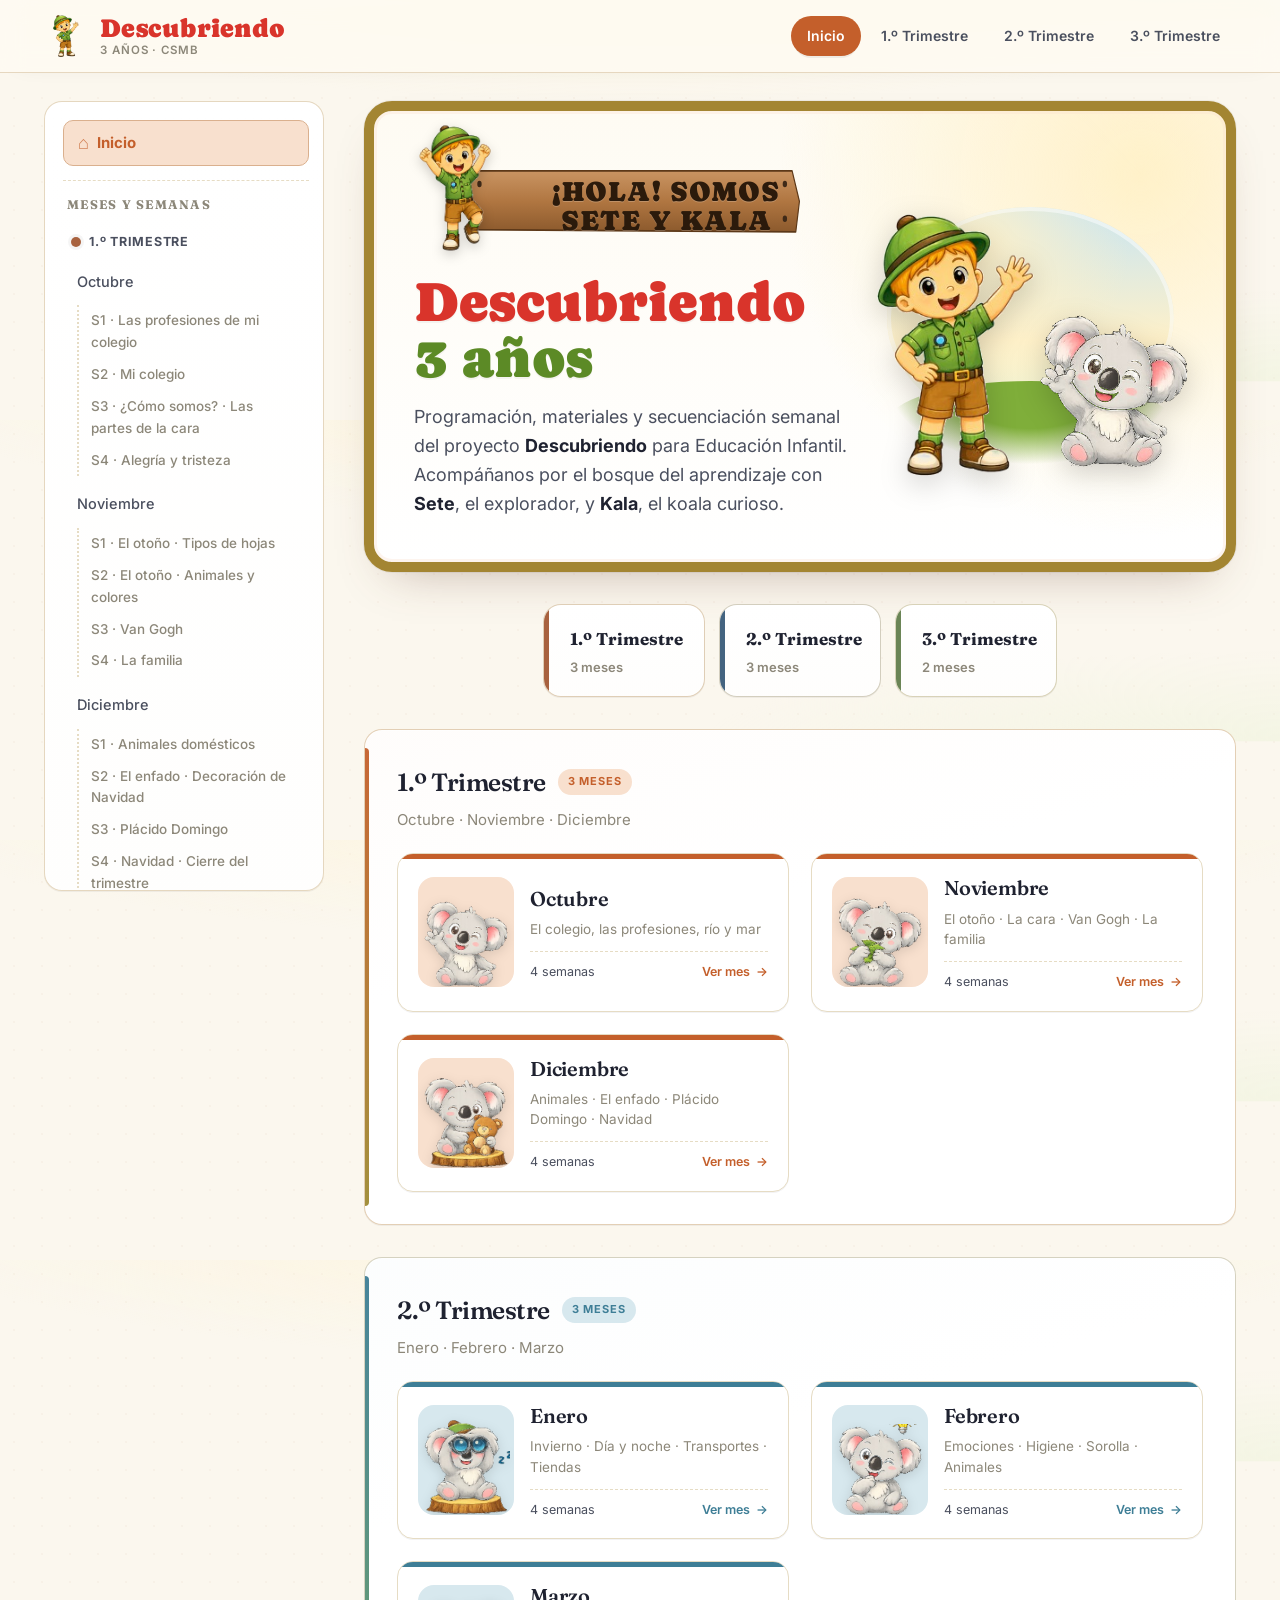
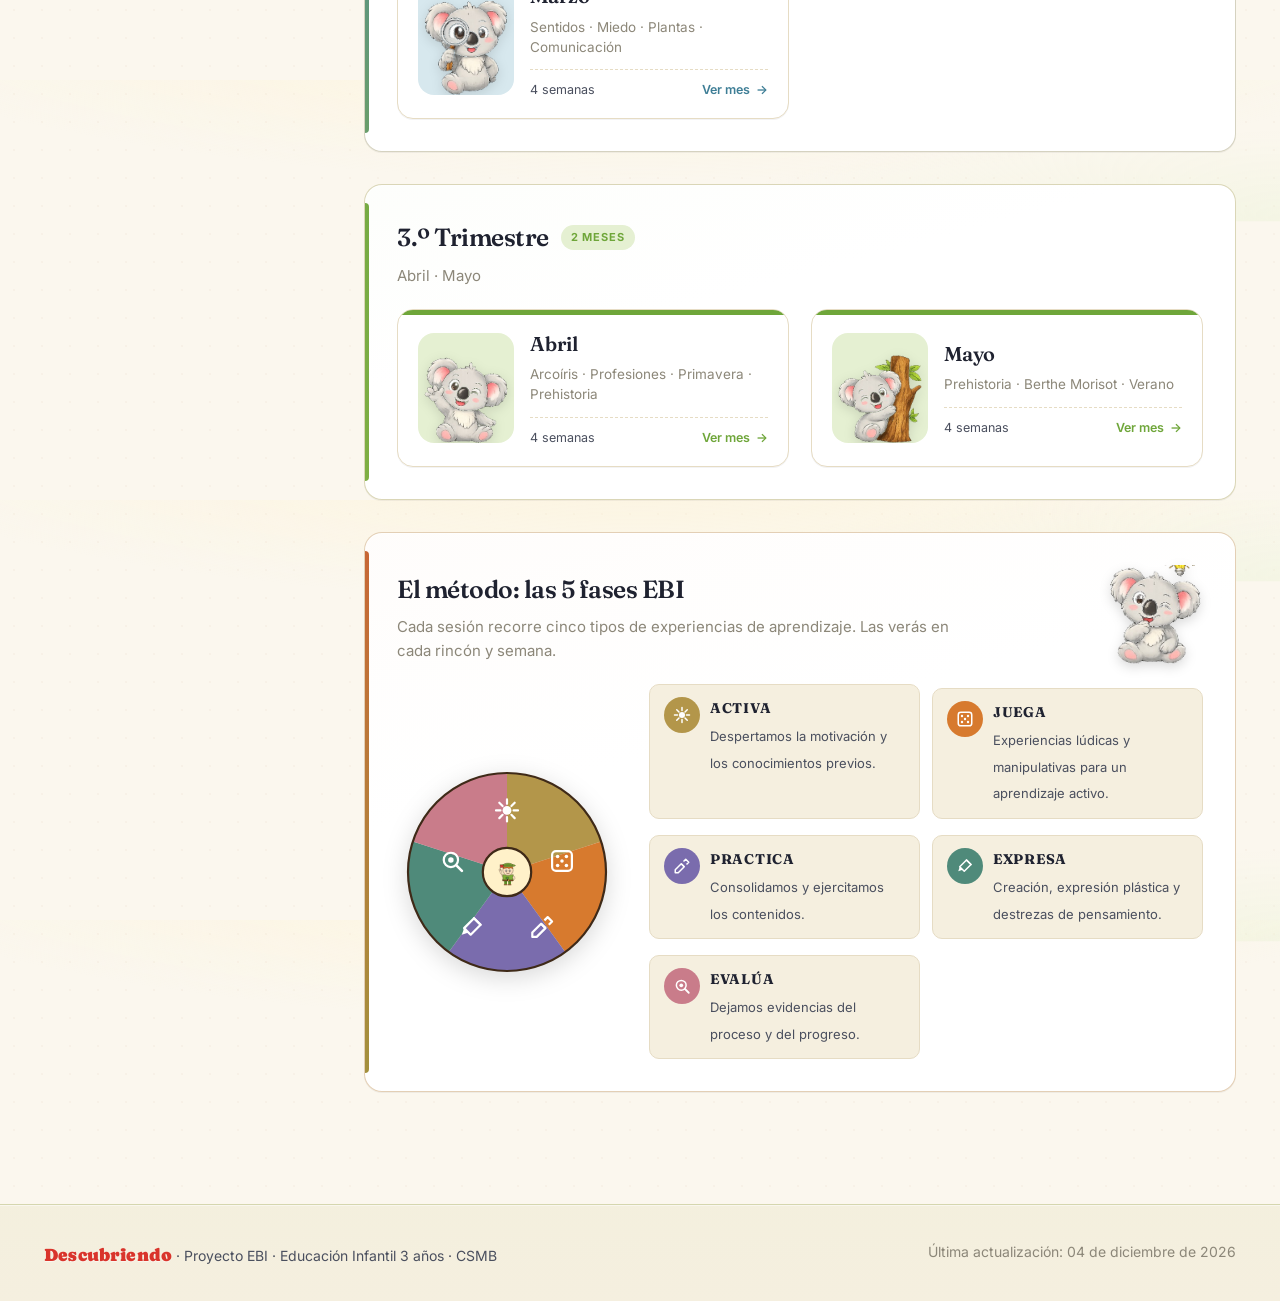
<file: index.html>
<!doctype html>
<html lang="es">
  <head>
    <meta charset="utf-8" />
    <meta name="viewport" content="width=device-width, initial-scale=1" />
    <title>Descubriendo · 3 años</title>
    <meta
      name="description"
      content="Programación, materiales y secuenciación semanal del proyecto Descubriendo para Educación Infantil 3 años  con Sete y Kala."
    />
    <meta name="theme-color" content="#7FAE3A" />
    <link
      rel="icon"
      href="data:image/svg+xml,%3Csvg xmlns='http://www.w3.org/2000/svg' viewBox='0 0 64 64'%3E%3Ccircle cx='32' cy='32' r='28' fill='%23F4C84A'/%3E%3Cpath d='M32 12c-12 4-20 14-20 24 0 8 6 14 20 16 14-2 20-8 20-16 0-10-8-20-20-24z' fill='%237FAE3A'/%3E%3Cpath d='M14 24h36' stroke='%23fff' stroke-width='3' stroke-linecap='round'/%3E%3Ctext y='52' x='44' font-size='22'%3E??%3C/text%3E%3C/svg%3E"
    />

    <link rel="preconnect" href="https://fonts.googleapis.com" crossorigin />
    <link rel="preconnect" href="https://fonts.gstatic.com" crossorigin />
    <link
      href="https://fonts.googleapis.com/css2?family=Caprasimo&family=Caveat:wght@500;600;700&family=Fraunces:opsz,wght@9..144,400;9..144,500;9..144,600;9..144,700&family=Inter:wght@400;500;600;700;800&display=swap"
      rel="stylesheet"
    />
    <link rel="stylesheet" href="assets/styles.css" />
  </head>
  <body>
    <a class="skip-link" href="#main">Saltar al contenido</a>

    <div class="sidebar-backdrop" aria-hidden="true"></div>

    <header class="site-header">
      <div class="wrap header-wrap">
        <a class="brand" href="#/" aria-label="Inicio">
          <span class="brand__mark" aria-hidden="true">
            <img src="assets/img/sete-saluda.png" alt="" loading="eager" />
          </span>
          <span class="brand__text">
            <span class="brand__title">Descubriendo</span>
            <span class="brand__subtitle">3 años · CSMB</span>
          </span>
        </a>

        <button
          type="button"
          class="course-drawer-toggle"
          aria-expanded="false"
          aria-controls="sidebar"
          title="Lista de meses y semanas"
        >
          <span class="course-drawer-toggle__icon" aria-hidden="true"></span>
          <span class="course-drawer-toggle__text">Curso</span>
        </button>

        <nav class="primary-nav" aria-label="Trimestres">
          <a href="#/" data-link="home">Inicio</a>
          <a href="#/trimestre/t1" data-link="t1">1.º Trimestre</a>
          <a href="#/trimestre/t2" data-link="t2">2.º Trimestre</a>
          <a href="#/trimestre/t3" data-link="t3">3.º Trimestre</a>
        </nav>

        <button class="menu-toggle" aria-label="Abrir menú" aria-expanded="false">
          <span></span><span></span><span></span>
        </button>
      </div>
    </header>

    <div class="layout">
      <aside class="sidebar" id="sidebar" aria-label="Meses y semanas">
        <!-- generado por app.js -->
      </aside>

      <main id="main" class="main" tabindex="-1">
        <!-- generado por app.js -->
      </main>
    </div>

    <footer class="site-footer">
      <div class="wrap footer-wrap">
        <p>
          <span class="brand__title">Descubriendo</span>
          · Proyecto EBI · Educación Infantil 3 años · CSMB
        </p>
        <p class="muted">Última actualización: <span id="lastUpdated"></span></p>
      </div>
    </footer>

    <script src="assets/sprites.js"></script>
    <script src="data/data.js"></script>
    <script src="assets/app.js"></script>
  </body>
</html>
</file>
<file: assets/styles.css>
/* =====================================================================
 * Descubriendo · 3 años — Estilo "Sete & Kala" / cuaderno
 * ===================================================================== */

:root {
  --green:        #7FAE3A;
  --green-deep:   #5C8A26;
  --green-soft:   #E9F2D4;
  --green-tint:   #F4F8E7;

  --coral:        #D9342B;
  --coral-soft:   #FBE2DE;

  --sun:          #F4C84A;
  --sun-soft:     #FFF1C9;

  --wood:         #B07641;
  --wood-deep:    #7E4C24;
  --wood-soft:    #F1DDC1;

  --sky:          #C8E5F2;

  --bg:           #FBF7EE;
  --bg-elev:      #FFFFFF;
  --bg-soft:      #F5EFDF;
  --paper:        #FEFBF3;

  --ink:          #1F2230;
  --ink-soft:     #4A4F5E;
  --muted:        #8C8779;
  --line:         #E6DCC4;
  --line-strong:  #D2C39E;

  --t1:        #C45F2B;
  --t1-soft:   #F8E0CE;
  --t2:        #3E7E96;
  --t2-soft:   #D7E8EE;
  --t3:        #6FA63A;
  --t3-soft:   #E5F0D2;

  --accent: var(--t1);
  --accent-soft: var(--t1-soft);

  --radius: 16px;
  --radius-sm: 10px;
  --radius-lg: 24px;
  --shadow-sm: 0 1px 0 rgba(31, 34, 48, 0.05);
  --shadow:    0 1px 0 rgba(31, 34, 48, 0.04), 0 10px 30px -18px rgba(31, 34, 48, 0.22);
  --shadow-lg: 0 1px 0 rgba(31, 34, 48, 0.05), 0 24px 50px -22px rgba(31, 34, 48, 0.30);

  --font-display: "Caprasimo", "Fraunces", "Georgia", serif;
  --font-serif:   "Fraunces", "Iowan Old Style", "Georgia", serif;
  --font-sans:    "Inter", -apple-system, BlinkMacSystemFont, "Segoe UI", Roboto, "Helvetica Neue", Arial, sans-serif;
  --font-hand:    "Caveat", "Patrick Hand", "Bradley Hand", cursive;

  --maxw: 1240px;
  --header-h: 58px;

  /* Ritmo vertical y superficies (estructura) */
  --stack-gap: 1.35rem;
  --stack-gap-lg: 2rem;
  --surface-0: var(--bg);
  --surface-1: var(--paper);
  --surface-2: var(--bg-elev);
  --edge-notebook: color-mix(in srgb, var(--accent) 52%, var(--green) 48%);
  --edge-notebook-inner: color-mix(in srgb, var(--accent-soft) 35%, transparent);
}

[data-trimestre="t1"] { --accent: var(--t1); --accent-soft: var(--t1-soft); }
[data-trimestre="t2"] { --accent: var(--t2); --accent-soft: var(--t2-soft); }
[data-trimestre="t3"] { --accent: var(--t3); --accent-soft: var(--t3-soft); }

* { box-sizing: border-box; }
html, body { margin: 0; padding: 0; }
html { scroll-behavior: smooth; }

body {
  background-color: var(--surface-0);
  background-image:
    radial-gradient(ellipse 120% 80% at 50% -20%, color-mix(in srgb, var(--sun-soft) 55%, transparent), transparent 55%),
    radial-gradient(ellipse 90% 50% at 100% 100%, color-mix(in srgb, var(--green-soft) 40%, transparent), transparent 50%),
    radial-gradient(rgba(176, 118, 65, 0.045) 1px, transparent 1.35px);
  background-size: 100% 420px, 100% 360px, 28px 28px;
  background-position: 0 0, 0 100%, 0 0;
  color: var(--ink);
  font-family: var(--font-sans);
  font-size: 16.5px;
  line-height: 1.62;
  -webkit-font-smoothing: antialiased;
  -moz-osx-font-smoothing: grayscale;
}

a { color: inherit; text-decoration: none; }
a:hover { color: var(--accent); }

img, svg { max-width: 100%; display: block; }
ul, ol { padding-left: 1.2rem; }
li + li { margin-top: 0.25rem; }

.wrap { max-width: var(--maxw); margin: 0 auto; padding: 0 24px; }

.skip-link {
  position: absolute; left: -9999px; top: 0;
  background: var(--ink); color: #fff; padding: 8px 12px; z-index: 1000;
}
.skip-link:focus { left: 12px; top: 12px; }
.muted { color: var(--muted); }

/* Accesibilidad: foco visible coherente */
a:focus-visible,
button:focus-visible,
.tabs a:focus-visible,
.jump-nav__a:focus-visible,
.side-list a:focus-visible,
.side-sub a:focus-visible,
.side-home__link:focus-visible {
  outline: 3px solid color-mix(in srgb, var(--accent) 65%, var(--ink));
  outline-offset: 2px;
}

/* ===================== Header ===================== */
.site-header {
  position: sticky; top: 0; z-index: 130;
  background: color-mix(in srgb, var(--surface-1) 88%, transparent);
  backdrop-filter: saturate(160%) blur(12px);
  -webkit-backdrop-filter: saturate(160%) blur(12px);
  border-bottom: 1px solid color-mix(in srgb, var(--line) 85%, var(--accent) 6%);
  box-shadow: 0 6px 24px -18px rgba(31, 34, 48, 0.12);
}
.header-wrap {
  display: flex; align-items: center; gap: 24px;
  padding-top: 14px; padding-bottom: 14px;
}
.brand {
  display: inline-flex; align-items: center; gap: 12px;
  color: var(--ink);
}
.brand__mark {
  width: 44px; height: 44px;
  display: inline-flex; align-items: center; justify-content: center;
}
.brand__mark svg { width: 100%; height: 100%; }
.brand__text { display: inline-flex; flex-direction: column; line-height: 1; }
.brand__title {
  font-family: var(--font-display);
  font-weight: 400;
  font-size: 26px;
  color: var(--coral);
  letter-spacing: 0.01em;
  text-shadow: 0 1px 0 rgba(255,255,255,0.5);
}
.brand__subtitle {
  margin-top: 4px;
  font-size: 11.5px; color: var(--muted);
  letter-spacing: 0.08em; text-transform: uppercase;
  font-weight: 600;
}

.primary-nav { margin-left: auto; display: flex; gap: 4px; }
.primary-nav a {
  padding: 9px 16px; border-radius: 999px;
  font-size: 14px; font-weight: 600; color: var(--ink-soft);
  transition: background-color 0.15s ease, color 0.15s ease, transform 0.15s ease;
}
.primary-nav a:hover { background: var(--bg-soft); color: var(--ink); }
.primary-nav a.is-active {
  background: var(--accent); color: #fff;
  box-shadow: 0 4px 0 -2px rgba(0,0,0,0.06);
}

.menu-toggle {
  display: none; background: none; border: 0; cursor: pointer;
  width: 40px; height: 40px; padding: 8px;
}
.menu-toggle span { display: block; height: 2px; background: var(--ink); margin: 5px 0; border-radius: 2px; }

.course-drawer-toggle {
  display: none;
  align-items: center;
  gap: 10px;
  margin-right: 4px;
  padding: 10px 16px;
  border-radius: 999px;
  border: 1.5px solid var(--line-strong);
  background: var(--bg-elev);
  color: var(--ink-soft);
  font-family: var(--font-sans);
  font-size: 13px;
  font-weight: 700;
  cursor: pointer;
  box-shadow: var(--shadow-sm);
  transition: background 0.15s ease, border-color 0.15s ease, color 0.15s ease;
}
.course-drawer-toggle__icon {
  width: 18px;
  height: 12px;
  flex-shrink: 0;
  color: var(--accent);
  border-top: 2px solid currentColor;
  border-bottom: 2px solid currentColor;
  position: relative;
  box-sizing: border-box;
}
.course-drawer-toggle__icon::after {
  content: "";
  position: absolute;
  left: 0;
  right: 0;
  top: 50%;
  transform: translateY(-50%);
  height: 2px;
  background: currentColor;
  border-radius: 1px;
}
.course-drawer-toggle__text {
  letter-spacing: 0.02em;
}
.course-drawer-toggle:hover {
  background: var(--accent-soft);
  color: var(--ink);
  border-color: var(--accent);
}

.sidebar-backdrop {
  display: none;
}

/* ===================== Layout ===================== */
.layout {
  display: grid;
  grid-template-columns: 280px 1fr;
  max-width: var(--maxw);
  margin: 0 auto;
  padding: 28px 24px 64px;
  gap: 40px;
}

/* ===================== Sidebar ===================== */
.sidebar {
  position: sticky; top: 86px; align-self: start;
  max-height: calc(100vh - 110px); overflow-y: auto;
  padding: 18px 14px 18px 18px;
  background: linear-gradient(180deg, var(--surface-2), color-mix(in srgb, var(--surface-2) 94%, var(--bg-soft)));
  border: 1px solid color-mix(in srgb, var(--line) 90%, var(--accent) 5%);
  border-radius: calc(var(--radius) + 2px);
  box-shadow: var(--shadow-sm), inset 0 1px 0 rgba(255, 255, 255, 0.72);
}
.side-heading {
  font-family: var(--font-serif);
  font-size: 12.5px; font-weight: 700;
  text-transform: uppercase; letter-spacing: 0.1em;
  color: var(--muted); margin: 0 0 10px 4px;
}
.side-home {
  margin: 0 0 14px;
  padding-bottom: 14px;
  border-bottom: 1px dashed var(--line);
}
.side-home__link {
  display: flex;
  align-items: center;
  gap: 8px;
  padding: 10px 14px;
  border-radius: var(--radius-sm);
  font-size: 15px;
  font-weight: 700;
  color: var(--ink-soft);
  background: var(--bg-soft);
  border: 1px solid transparent;
  transition: background 0.15s ease, color 0.15s ease, border-color 0.15s ease;
}
.side-home__link::before {
  content: "⌂";
  font-size: 18px;
  line-height: 1;
  opacity: 0.75;
}
.side-home__link:hover {
  color: var(--ink);
  background: var(--bg-elev);
  border-color: var(--line);
}
.side-home__link.is-active {
  color: var(--accent);
  background: var(--accent-soft);
  border-color: color-mix(in srgb, var(--accent) 35%, var(--line));
}
.side-group { margin-bottom: 18px; }
.side-group--current {
  padding: 10px 8px 12px;
  margin-left: -6px;
  margin-right: -4px;
  border-radius: var(--radius-sm);
  background: color-mix(in srgb, var(--accent-soft) 55%, transparent);
  border: 1px solid color-mix(in srgb, var(--accent) 22%, var(--line));
}
.side-group--current .side-group__title {
  color: var(--ink);
}
.side-group__title {
  display: flex; align-items: center; gap: 8px;
  font-size: 12.5px; font-weight: 700; color: var(--ink-soft);
  padding: 6px 8px; border-radius: 6px;
  text-transform: uppercase; letter-spacing: 0.06em;
}
.side-group__title::before {
  content: ""; display: inline-block; width: 10px; height: 10px; border-radius: 50%;
  background: var(--mark, var(--accent));
  box-shadow: 0 0 0 3px rgba(0,0,0,0.04);
}
.side-list { list-style: none; padding: 0; margin: 4px 0 0; }
.side-list li + li { margin-top: 0; }
.side-list a {
  display: block; padding: 8px 14px; border-radius: 8px;
  font-size: 14.5px; color: var(--ink-soft); font-weight: 500;
}
.side-list a:hover { background: var(--bg-soft); color: var(--ink); }
.side-list a.is-active {
  background: var(--accent); color: #fff; font-weight: 600;
  box-shadow: 0 6px 14px -10px var(--accent);
}
.side-sub { list-style: none; padding: 0; margin: 4px 0 8px 14px; border-left: 2px dotted var(--line); }
.side-sub li + li { margin-top: 0; }
.side-sub a { padding: 5px 12px; font-size: 13.5px; color: var(--muted); display: block; border-radius: 6px; }
.side-sub a:hover { color: var(--ink); }
.side-sub a.is-active {
  color: var(--accent); font-weight: 700;
  background: var(--accent-soft);
  position: relative;
}
.side-sub a.is-active::before {
  content: ""; position: absolute; left: -2px; top: 6px; bottom: 6px;
  width: 3px; border-radius: 3px; background: var(--accent);
}

/* ===================== Main ===================== */
.main { min-width: 0; }
.main:focus { outline: none; }

/* Contenedor único del contenido: espaciado coherente entre bloques */
.page-stack {
  display: flex;
  flex-direction: column;
  gap: var(--stack-gap);
  min-height: min(70vh, 1200px);
}
.page-stack[data-route="home"] {
  gap: var(--stack-gap-lg);
}
.page-stack[data-route="404"] {
  min-height: auto;
}
.page-stack > .crumbs {
  margin-bottom: 0;
}
.page-stack > .notebook {
  margin-top: 0;
  margin-bottom: 0;
}
.page-stack > .section {
  margin-bottom: 0;
}
.page-stack > .hero {
  margin-bottom: 0;
}
.page-stack > .jump-nav {
  margin-top: 0;
  margin-bottom: 0;
}
.page-stack > .home-trims {
  margin-top: 0;
  margin-bottom: 0;
}

/* Textos: ancho de lectura cómodo */
.main .section > p,
.main .section .section__sub,
.main .phase p,
.main .bullets,
.main .page-lead {
  max-width: 65ch;
}
.main .prog-cols {
  max-width: none;
}

.crumbs {
  font-size: 13px; color: var(--muted);
  margin-bottom: 0;
  display: flex;
  gap: 6px;
  flex-wrap: wrap;
  align-items: center;
}
.crumbs a {
  padding: 4px 10px;
  border-radius: 999px;
  background: var(--bg-elev);
  border: 1px solid var(--line);
  font-weight: 600;
  color: var(--ink-soft);
  transition: background 0.15s ease, border-color 0.15s ease, color 0.15s ease;
}
.crumbs a:hover { color: var(--accent); border-color: color-mix(in srgb, var(--accent) 40%, var(--line)); }
.crumbs > span:last-child {
  padding: 4px 10px;
  border-radius: 999px;
  font-weight: 700;
  color: var(--ink);
  background: var(--accent-soft);
  border: 1px solid color-mix(in srgb, var(--accent) 28%, var(--line));
}
.crumbs span.sep { display: inline-flex; align-items: center; }
.crumbs span.sep::before { content: "›"; padding: 0 2px; color: var(--line-strong); font-weight: 700; }

/* Saltos dentro de mes / semana (navegación sencilla) */
.jump-nav {
  display: flex;
  flex-wrap: wrap;
  gap: 10px;
  align-items: center;
  margin: 0 0 22px;
  padding: 14px 16px;
  background: color-mix(in srgb, var(--surface-2) 94%, var(--accent-soft));
  border: 1px solid color-mix(in srgb, var(--line) 80%, var(--accent) 14%);
  border-radius: calc(var(--radius) + 4px);
  box-shadow: var(--shadow-sm), inset 0 1px 0 rgba(255, 255, 255, 0.7);
  position: sticky;
  top: calc(var(--header-h) + 8px);
  z-index: 25;
}
.jump-nav__a {
  padding: 9px 16px;
  border-radius: 999px;
  font-size: 13.5px;
  font-weight: 700;
  color: var(--ink-soft);
  background: var(--surface-2);
  border: 1px solid var(--line);
  transition: background 0.15s ease, color 0.15s ease, border-color 0.15s ease, transform 0.12s ease;
}
.jump-nav__a:hover {
  color: var(--ink);
  border-color: var(--accent);
  background: var(--accent-soft);
  transform: translateY(-1px);
}
[id^="mes-"],
[id^="sem-"] {
  scroll-margin-top: calc(var(--header-h) + 72px);
}

/* Inicio: acceso rápido a trimestres */
.home-trims {
  display: grid;
  grid-template-columns: repeat(3, minmax(0, 1fr));
  gap: 14px;
  max-width: var(--maxw);
  margin: 12px auto 36px;
  padding: 0 24px;
}
.home-trims__card {
  display: flex;
  flex-direction: column;
  gap: 4px;
  padding: 20px 18px 18px;
  border-radius: calc(var(--radius) + 2px);
  background: linear-gradient(180deg, var(--surface-2), color-mix(in srgb, var(--surface-2) 92%, var(--bg-soft)));
  border: 1px solid color-mix(in srgb, var(--line) 85%, var(--mark, var(--accent)) 12%);
  box-shadow: var(--shadow-sm), inset 0 1px 0 rgba(255, 255, 255, 0.75);
  transition: transform 0.16s ease, box-shadow 0.18s ease, border-color 0.15s ease;
  position: relative;
  overflow: hidden;
}
.home-trims__card::before {
  content: "";
  position: absolute;
  left: 0;
  top: 0;
  bottom: 0;
  width: 5px;
  background: var(--mark, var(--accent));
  border-radius: 4px 0 0 4px;
}
.home-trims__card:hover {
  transform: translateY(-2px);
  box-shadow: var(--shadow);
  border-color: color-mix(in srgb, var(--mark, var(--accent)) 45%, var(--line));
}
.home-trims__dot {
  display: none;
}
.home-trims__label {
  font-family: var(--font-serif);
  font-size: 17px;
  font-weight: 700;
  color: var(--ink);
  padding-left: 8px;
}
.home-trims__meta {
  font-size: 13px;
  color: var(--muted);
  font-weight: 600;
  padding-left: 8px;
}

.page-eyebrow {
  display: inline-flex; align-items: center; gap: 8px;
  font-size: 12px; font-weight: 700; letter-spacing: 0.1em; text-transform: uppercase;
  color: var(--accent);
  margin-bottom: 12px;
}
.page-eyebrow::before {
  content: ""; width: 24px; height: 2px; background: currentColor; border-radius: 2px;
}
.page-title {
  font-family: var(--font-display); font-weight: 400;
  font-size: clamp(34px, 5vw, 54px);
  line-height: 1.05; letter-spacing: -0.005em;
  margin: 0 0 10px;
  color: var(--ink);
}
.page-lead {
  font-size: 18px; color: var(--ink-soft); max-width: 60ch;
  margin: 0 0 28px;
}

/* Título temático dentro del cuaderno del mes (sustituye al subtítulo bajo el banderín) */
.page-title--mes {
  font-family: var(--font-hand);
  font-weight: 600;
  font-size: clamp(26px, 3.4vw, 38px);
  line-height: 1.3;
  color: var(--ink-soft);
  letter-spacing: 0.01em;
}

/* Cabecera en dos columnas dentro del cuaderno: texto e ilustración sin pisarse */
.hero-grid--notebook {
  margin-top: 12px;
  align-items: start;
  gap: clamp(20px, 4vw, 40px);
}
.notebook .hero__text {
  min-width: 0;
  padding-right: min(12px, 2vw);
}
.notebook .hero__art {
  margin-top: 4px;
}
.notebook .month-art {
  width: min(240px, 100%);
  height: auto;
  min-height: 200px;
  max-height: 280px;
  margin: 0;
}
.notebook .month-art__sete,
.notebook .month-art__kala {
  max-height: 90%;
  width: auto;
  max-width: 58%;
  object-fit: contain;
}

/* ===================== Banderín de madera ===================== */
.banner {
  position: relative;
  display: inline-block;
  padding: 22px 32px 20px 100px;
  font-family: var(--font-display);
  font-weight: 400;
  font-size: clamp(18px, 2.4vw, 28px);
  letter-spacing: 0.04em;
  text-transform: uppercase;
  color: #2B1A0B;
  text-shadow: 0 1px 0 rgba(255,255,255,0.20);
  min-height: 90px;
  line-height: 1.05;
  text-align: center;
  vertical-align: middle;
}
.banner__svg {
  position: absolute; inset: -10px -10px -10px -10px;
  width: calc(100% + 20px); height: calc(100% + 20px);
  z-index: 0;
  pointer-events: none;
}
.banner__text { position: relative; z-index: 1; display: inline-block; padding-top: 8px; }
.banner--small {
  font-size: 14px;
  padding: 14px 30px 14px 40px;
  min-height: 56px;
}
.banner--small .banner__svg { left: -4px; right: -4px; }
.banner--no-mascot {
  padding: 20px 28px 18px;
}
.banner--no-mascot.banner--small {
  padding: 14px 22px 12px;
}

.sign {
  --sign-bg: var(--wood);
  --sign-ink: #FFFFFF;
  position: relative;
  display: inline-flex; align-items: center; gap: 10px;
  padding: 9px 20px;
  border-radius: 10px;
  background:
    repeating-linear-gradient(180deg,
      rgba(0,0,0,0.0) 0px, rgba(0,0,0,0.0) 6px,
      rgba(0,0,0,0.06) 6px, rgba(0,0,0,0.06) 7px),
    linear-gradient(180deg, color-mix(in srgb, var(--sign-bg) 84%, white), var(--sign-bg));
  color: var(--sign-ink);
  font-family: var(--font-display);
  font-weight: 400;
  font-size: 16px;
  letter-spacing: 0.04em;
  text-transform: uppercase;
  text-shadow: 0 1px 0 rgba(0,0,0,0.18);
  border: 1.5px solid color-mix(in srgb, var(--sign-bg) 60%, black);
  box-shadow:
    inset 0 -2px 0 rgba(0,0,0,0.20),
    inset 0 2px 0 rgba(255,255,255,0.18),
    0 6px 12px -8px rgba(0,0,0,0.30);
}
.sign::before, .sign::after {
  content: "";
  width: 8px; height: 8px; border-radius: 50%;
  background: radial-gradient(circle at 35% 35%, #f5d29c, #8a5a2e 75%);
  box-shadow: inset 0 -1px 1px rgba(0,0,0,0.4);
  flex-shrink: 0;
}
.sign--green   { --sign-bg: var(--green); }
.sign--coral   { --sign-bg: var(--coral); }
.sign--sun     { --sign-bg: var(--sun); --sign-ink: #5A4012; text-shadow: none; }
.sign--accent  { --sign-bg: var(--accent); }
.sign--wood    { --sign-bg: var(--wood); }

/* ===================== Notebook (marco estilo cuaderno, acento por trimestre) ===================== */
.notebook {
  position: relative;
  margin: 14px 0 32px;
  padding: 44px 32px 36px;
  background: var(--surface-2);
  border-radius: 28px;
  border: 10px solid var(--edge-notebook);
  box-shadow:
    0 0 0 1px rgba(0, 0, 0, 0.05),
    inset 0 0 0 4px var(--edge-notebook-inner),
    0 22px 48px -28px color-mix(in srgb, var(--accent) 22%, rgba(31, 34, 48, 0.35));
}
.notebook__head {
  display: grid;
  grid-template-columns: minmax(0, auto) 1fr minmax(0, auto);
  align-items: center;
  gap: 12px 14px;
  position: relative;
  margin: 0 0 8px;
  padding: 0 2px 4px;
}
.notebook__head .filmstrip { align-self: center; margin-top: 0; }
.notebook__head .wheel-mini { align-self: center; justify-self: end; margin-top: 0; }
.notebook__head .banner-wrap {
  display: flex; justify-content: center; min-width: 0;
}
.notebook__sub {
  font-family: var(--font-hand);
  font-size: 22px;
  text-align: center;
  color: var(--ink-soft);
  margin: 10px 0 20px;
  position: relative;
  z-index: 1;
  padding: 0 min(5vw, 20px);
  line-height: 1.35;
}
.notebook__sub::after {
  content: ""; display: block; height: 3px;
  width: 80%; max-width: 520px;
  margin: 12px auto 0;
  background: var(--green);
  border-radius: 3px;
  opacity: 0.85;
}

.filmstrip {
  display: inline-flex;
  background: #fff;
  border: 1.6px solid var(--ink);
  border-radius: 10px;
  padding: 4px;
  gap: 4px;
  box-shadow: 0 3px 0 rgba(0,0,0,0.08);
}
.filmstrip__cell {
  width: 24px; height: 24px;
  display: inline-flex; align-items: center; justify-content: center;
  background: var(--bg-soft);
  border-radius: 4px;
  color: var(--ink-soft);
}
.filmstrip__cell svg { width: 14px; height: 14px; }
.filmstrip__cell[data-on="true"] {
  background: var(--accent);
  color: #fff;
}

.wheel-mini {
  width: 92px; height: 92px;
  display: inline-block;
}
.wheel-mini svg { width: 100%; height: 100%; }

/* ===================== Hero ===================== */
.hero {
  position: relative; overflow: hidden;
  margin-bottom: 32px;
  padding: 44px 44px 52px;
  border-radius: var(--radius-lg);
  background:
    radial-gradient(circle at 88% 18%, var(--sun-soft) 0%, transparent 38%),
    radial-gradient(circle at 8% 90%, var(--green-soft) 0%, transparent 42%),
    linear-gradient(180deg, var(--paper), var(--bg-elev));
  border: 1px solid var(--line);
  box-shadow: var(--shadow);
}
.hero::before {
  content: "";
  position: absolute; inset: 8px;
  border: 2px dashed var(--green-soft);
  border-radius: calc(var(--radius-lg) - 6px);
  pointer-events: none;
}
.hero-grid {
  position: relative; z-index: 1;
  display: grid; grid-template-columns: 1.4fr 1fr; gap: 24px;
  align-items: center;
}
.hero__sign-row { margin-bottom: 16px; }
.hero__title {
  font-family: var(--font-display); font-weight: 400;
  font-size: clamp(34px, 4.8vw, 56px);
  line-height: 1.0; letter-spacing: 0;
  margin: 8px 0 16px;
  color: var(--coral);
  text-shadow: 0 2px 0 rgba(0,0,0,0.04);
  word-break: keep-all;
}
.hero__title em { font-style: normal; color: var(--green-deep); }
.hero__lead { font-size: 18px; color: var(--ink-soft); max-width: 50ch; margin: 0; }
.hero__lead strong { color: var(--ink); }
.hero__text { min-width: 0; }
.hero__art {
  position: relative;
  justify-self: end;
  min-width: 280px;
  width: 100%;
}
.hero__art svg { width: 100%; height: 100%; }

.hero--mes {
  padding: 32px 36px 36px;
  background:
    radial-gradient(circle at 88% 12%, var(--accent-soft) 0%, transparent 50%),
    linear-gradient(180deg, var(--paper), var(--bg-elev));
}
.hero--mes .hero__title { color: var(--accent); font-size: clamp(32px, 4.5vw, 52px); }

.hero--book {
  border: 10px solid var(--edge-notebook);
  border-radius: 28px;
  background:
    radial-gradient(circle at 90% 14%, var(--sun-soft) 0%, transparent 42%),
    linear-gradient(180deg, var(--surface-1), var(--surface-2));
  padding: 36px 40px 44px;
  box-shadow:
    0 0 0 1px rgba(0, 0, 0, 0.05),
    inset 0 0 0 3px var(--edge-notebook-inner),
    0 22px 48px -28px color-mix(in srgb, var(--accent) 18%, rgba(31, 34, 48, 0.3));
}
.hero--book::before {
  display: none;
}

/* ===================== Sections / cards ===================== */
.section {
  position: relative;
  overflow: hidden;
  background: linear-gradient(
    165deg,
    color-mix(in srgb, var(--surface-2) 92%, var(--accent-soft)) 0%,
    var(--surface-2) 38%,
    var(--surface-2) 100%
  );
  border: 1px solid color-mix(in srgb, var(--line) 88%, var(--accent) 10%);
  border-radius: calc(var(--radius) + 2px);
  padding: clamp(22px, 3vw, 32px);
  margin-bottom: 24px;
  box-shadow:
    var(--shadow-sm),
    inset 0 1px 0 rgba(255, 255, 255, 0.65);
}
.section::before {
  content: "";
  position: absolute;
  left: 0;
  top: 18px;
  bottom: 18px;
  width: 4px;
  border-radius: 0 5px 5px 0;
  background: linear-gradient(
    180deg,
    var(--accent),
    color-mix(in srgb, var(--accent) 45%, var(--green) 55%)
  );
  opacity: 0.95;
}
.section__title {
  font-family: var(--font-serif);
  font-weight: 600;
  font-size: clamp(1.2rem, 2.1vw, 1.55rem);
  margin: 0 0 6px;
  letter-spacing: -0.02em;
  display: flex;
  align-items: center;
  gap: 12px;
  flex-wrap: wrap;
  color: var(--ink);
}
.section__title .pill {
  font-family: var(--font-sans);
  font-size: 11px; font-weight: 700;
  text-transform: uppercase; letter-spacing: 0.08em;
  background: var(--accent-soft); color: var(--accent);
  padding: 4px 10px; border-radius: 999px;
}
.section__sub {
  color: var(--muted);
  margin-top: 0;
  margin-bottom: 22px;
  font-size: 15px;
  line-height: 1.55;
  max-width: 70ch;
}

.section-divider {
  position: relative;
  height: 1px;
  margin: 24px 0;
  background: linear-gradient(90deg, transparent, var(--line) 12%, var(--line) 88%, transparent);
}
.section-divider::after {
  content: "✿";
  position: absolute; left: 50%; top: 50%;
  transform: translate(-50%, -50%);
  background: var(--bg-elev);
  padding: 0 12px;
  color: var(--line-strong);
  font-size: 14px;
}

.subhead {
  display: inline-flex; align-items: center; gap: 8px;
  font-family: var(--font-serif);
  font-size: 14px; font-weight: 700;
  text-transform: uppercase; letter-spacing: 0.08em;
  color: var(--accent);
  margin: 6px 0 14px;
}
.subhead::before {
  content: ""; width: 18px; height: 2px; background: currentColor; border-radius: 2px;
}

/* ===================== Grid & cards ===================== */
.grid { display: grid; gap: 22px; }
.grid--3 { grid-template-columns: repeat(auto-fill, minmax(260px, 1fr)); }
.grid--2 { grid-template-columns: repeat(auto-fit, minmax(320px, 1fr)); }

.card {
  position: relative; overflow: hidden;
  background: var(--bg-elev);
  border: 1px solid var(--line);
  border-radius: var(--radius);
  padding: 22px;
  display: flex; flex-direction: column;
  transition: transform 0.18s ease, box-shadow 0.2s ease, border-color 0.15s ease;
  box-shadow: var(--shadow-sm);
}
.card::before {
  content: ""; position: absolute; left: 0; right: 0; top: 0;
  height: 6px;
  background: var(--card-color, var(--accent));
}
.card:hover {
  transform: translateY(-3px);
  border-color: var(--line-strong);
  box-shadow: var(--shadow-lg);
}
.card[data-trimestre="t1"] { --card-color: var(--t1); }
.card[data-trimestre="t1"] .card__num { background: var(--t1-soft); color: var(--t1); }
.card[data-trimestre="t2"] { --card-color: var(--t2); }
.card[data-trimestre="t2"] .card__num { background: var(--t2-soft); color: var(--t2); }
.card[data-trimestre="t3"] { --card-color: var(--t3); }
.card[data-trimestre="t3"] .card__num { background: var(--t3-soft); color: var(--t3); }

.card__num {
  width: 48px; height: 48px;
  display: inline-flex; align-items: center; justify-content: center;
  border-radius: 14px;
  font-family: var(--font-display); font-weight: 400; font-size: 22px;
  background: var(--accent-soft); color: var(--accent);
  margin: 8px 0 14px;
  box-shadow: inset 0 -2px 0 rgba(0,0,0,0.06);
}
.card__title {
  font-family: var(--font-serif); font-weight: 600; font-size: 22px;
  margin: 0 0 6px; letter-spacing: -0.01em;
}
.card__sub { color: var(--muted); font-size: 14px; margin: 0 0 16px; line-height: 1.5; }
.card__meta {
  margin-top: auto; display: flex; align-items: center; justify-content: space-between;
  padding-top: 14px; border-top: 1px dashed var(--line);
  font-size: 13px; color: var(--ink-soft);
}
.card__meta strong { font-weight: 700; color: var(--ink); }
.card__cta {
  font-weight: 600; color: var(--accent);
  display: inline-flex; align-items: center; gap: 6px;
}
.card__cta::after { content: "→"; transition: transform 0.18s ease; }
.card:hover .card__cta::after { transform: translateX(4px); }

.tag {
  display: inline-flex; align-items: center; gap: 4px;
  font-size: 11px; font-weight: 700;
  text-transform: uppercase; letter-spacing: 0.06em;
  padding: 4px 9px; border-radius: 999px;
  background: var(--accent-soft); color: var(--accent);
}
.tag--soft { background: var(--bg-soft); color: var(--ink-soft); }
.tag--draft { background: var(--sun-soft); color: #8c6610; }

/* ===================== Lists ===================== */
.bullets {
  list-style: none; padding: 0; margin: 0;
  display: flex; flex-direction: column; gap: 10px;
}
.bullets li {
  position: relative; padding-left: 28px;
  font-size: 15.5px; line-height: 1.55;
}
.bullets li::before {
  content: ""; position: absolute; left: 0; top: 6px;
  width: 16px; height: 16px;
  border-radius: 50%;
  background: var(--accent-soft);
}
.bullets li::after {
  content: ""; position: absolute; left: 4px; top: 10px;
  width: 8px; height: 8px;
  border-radius: 50%;
  background: var(--accent);
}
.bullets--check li::after {
  width: 10px; height: 6px;
  border: 2px solid var(--accent);
  border-top: 0; border-right: 0;
  transform: rotate(-45deg);
  background: transparent;
  border-radius: 0;
  left: 3px; top: 8px;
}

/* ===================== Programación 3-col ===================== */
.prog-cols {
  display: grid;
  grid-template-columns: repeat(auto-fit, minmax(260px, 1fr));
  gap: 20px;
}
.prog-cols > div {
  background: color-mix(in srgb, var(--bg-soft) 88%, var(--accent-soft));
  border: 1px solid var(--line);
  border-radius: var(--radius-sm);
  padding: 20px 22px 22px;
}
.prog-cols h3 {
  font-family: var(--font-serif); font-weight: 700; font-size: 15px;
  margin: 0 0 12px; color: var(--accent);
  text-transform: uppercase; letter-spacing: 0.08em;
  display: flex; align-items: center; gap: 8px;
}
.prog-cols h3::before {
  content: ""; width: 6px; height: 6px; border-radius: 50%;
  background: currentColor;
  box-shadow: 0 0 0 3px var(--accent-soft);
}

/* ===================== Material blocks ===================== */
.matgrid { display: grid; grid-template-columns: repeat(auto-fit, minmax(260px, 1fr)); gap: 18px; }
.matblock {
  background: var(--bg-soft);
  border: 1px solid var(--line);
  border-radius: var(--radius-sm);
  padding: 18px 20px;
  position: relative;
}
.matblock h4 {
  font-family: var(--font-serif);
  font-size: 15px; font-weight: 700;
  margin: 0 0 10px; color: var(--ink);
  display: flex; align-items: center; gap: 10px;
}
.matblock h4 .num {
  display: inline-flex; align-items: center; justify-content: center;
  width: 24px; height: 24px; border-radius: 50%;
  background: var(--accent); color: #fff;
  font-size: 12px; font-weight: 700; font-family: var(--font-sans);
}
.matblock ul { list-style: none; padding: 0; margin: 0; }
.matblock li {
  position: relative; padding-left: 16px;
  font-size: 14.5px; line-height: 1.5;
}
.matblock li::before {
  content: "·"; position: absolute; left: 4px; top: -2px;
  color: var(--accent); font-size: 18px; font-weight: 700;
}

/* ===================== Tabs ===================== */
.tabs {
  display: flex;
  gap: 8px;
  flex-wrap: nowrap;
  overflow-x: auto;
  -webkit-overflow-scrolling: touch;
  scroll-snap-type: x proximity;
  overscroll-behavior-x: contain;
  margin: 4px 0 28px;
  padding: 10px 12px 0;
  background: color-mix(in srgb, var(--surface-2) 96%, var(--accent-soft));
  border: 1px solid var(--line);
  border-radius: var(--radius-sm);
  border-bottom: 2px dotted color-mix(in srgb, var(--line) 75%, var(--accent) 12%);
  scrollbar-width: thin;
}
.tabs a {
  flex: 0 0 auto;
  scroll-snap-align: start;
  padding: 10px 14px;
  min-height: 48px;
  display: inline-flex;
  flex-direction: column;
  align-items: center;
  justify-content: center;
  gap: 2px;
  max-width: min(140px, 28vw);
  font-size: 14.5px;
  font-weight: 600;
  color: var(--ink-soft);
  border-bottom: 3px solid transparent;
  margin-bottom: -2px;
  transition: color 0.15s ease, border-color 0.15s ease;
  border-radius: 6px 6px 0 0;
  text-align: center;
  line-height: 1.15;
}
.tabs__num {
  font-size: 12px;
  font-weight: 800;
  letter-spacing: 0.06em;
  color: var(--muted);
}
.tabs a.is-active .tabs__num,
.tabs a:hover .tabs__num {
  color: inherit;
}
.tabs__tit {
  font-size: 12.5px;
  font-weight: 600;
  display: -webkit-box;
  -webkit-line-clamp: 2;
  -webkit-box-orient: vertical;
  overflow: hidden;
}
.tabs a:hover { color: var(--ink); background: var(--bg-soft); }
.tabs a.is-active {
  color: var(--accent); border-bottom-color: var(--accent);
  background: var(--bg-elev);
}

/* ===================== Phases ===================== */
.phase {
  position: relative;
  padding: 18px 20px 18px 26px;
  margin-bottom: 18px;
  background: var(--bg-soft);
  border-radius: var(--radius-sm);
  border-left: 4px solid var(--accent);
}
.phase__name {
  display: inline-flex; align-items: center; gap: 8px;
  font-size: 11px; font-weight: 800; color: var(--accent);
  text-transform: uppercase; letter-spacing: 0.1em;
  margin-bottom: 10px;
  padding: 4px 10px;
  background: var(--bg-elev);
  border-radius: 999px;
}
.phase__name::before {
  content: ""; width: 6px; height: 6px; border-radius: 50%;
  background: currentColor;
}
.phase p { white-space: pre-line; margin: 0 0 12px; font-size: 15.5px; line-height: 1.65; color: var(--ink); }

.qa-group { margin-top: 12px; }
.qa-group h5 {
  font-family: var(--font-serif);
  font-size: 12px; text-transform: uppercase; letter-spacing: 0.1em;
  font-weight: 700;
  color: var(--ink-soft); margin: 14px 0 6px;
  display: inline-flex; align-items: center; gap: 8px;
}
.qa-group h5::before {
  content: ""; width: 14px; height: 2px; background: var(--accent); border-radius: 2px;
}
.qa-group ul {
  list-style: none; padding: 0; margin: 0;
  display: flex; flex-direction: column; gap: 6px;
}
.qa-group li {
  padding: 9px 14px; border-radius: var(--radius-sm);
  background: var(--bg-elev); font-size: 14.5px; line-height: 1.55;
  border: 1px solid var(--line);
}

/* ===================== Rincones ===================== */
.rincon {
  display: flex; gap: 14px; align-items: flex-start;
  padding: 14px 16px;
  border-radius: var(--radius-sm);
  background: var(--bg-soft);
  margin-bottom: 8px;
  border: 1px solid var(--line);
}
.rincon__type {
  flex-shrink: 0;
  display: inline-flex; align-items: center; gap: 6px;
  font-family: var(--font-sans);
  font-size: 11px; font-weight: 800; letter-spacing: 0.08em;
  padding: 6px 12px; border-radius: 999px;
  text-transform: uppercase; color: #fff;
  background: var(--accent);
  min-width: 96px; justify-content: center;
}
.rincon__type svg { width: 14px; height: 14px; flex-shrink: 0; }
.rincon__type[data-tipo="JUEGA"]    { background: #D77A2E; }
.rincon__type[data-tipo="EXPRESA"]  { background: #4F8A7A; }
.rincon__type[data-tipo="PRACTICA"] { background: #7A6CAD; }
.rincon__type[data-tipo="EVALUA"]   { background: #C97C8A; }
.rincon__type[data-tipo="ACTIVA"]   { background: #B3964A; }
.rincon__desc { font-size: 15px; line-height: 1.55; padding-top: 4px; }

/* ===================== Rutina pensamiento ===================== */
.rp {
  background:
    radial-gradient(circle at 90% 10%, rgba(255,255,255,0.6), transparent 50%),
    linear-gradient(180deg, var(--accent-soft), color-mix(in srgb, var(--accent-soft) 60%, white));
  border-radius: var(--radius);
  padding: 24px 26px;
  border: 1px solid var(--accent-soft);
}
.rp__title {
  font-family: var(--font-serif); font-weight: 700; font-size: 20px;
  margin: 0 0 10px; color: var(--accent);
  display: flex; align-items: center; gap: 10px;
}
.rp__title::before { content: "✦"; color: var(--accent); font-size: 16px; }
.rp p { white-space: pre-line; margin: 0; font-size: 15px; line-height: 1.65; }

/* ===================== Empty state ===================== */
.empty {
  text-align: center; padding: 40px 24px;
  background: var(--bg-elev);
  border: 1px dashed var(--line-strong);
  border-radius: var(--radius);
  color: var(--ink-soft);
}
.empty h3 { font-family: var(--font-serif); font-weight: 700; font-size: 18px; margin: 0 0 4px; }
.empty p { margin: 0; font-size: 14.5px; max-width: 50ch; margin: 0 auto; }

/* Action icons + ilustraciones */
.action-icon { width: 22px; height: 22px; display: inline-block; vertical-align: middle; }
.illus { width: 100%; height: 100%; }

/* ===================== Kala badge ===================== */
.kala-badge {
  position: relative;
  width: 56px; height: 56px;
  display: inline-flex; align-items: center; justify-content: center;
  margin: 8px 0 14px;
}
.kala-badge svg { position: absolute; inset: 0; width: 100%; height: 100%; }
.kala-badge__num {
  position: relative;
  font-family: var(--font-display);
  font-weight: 400;
  font-size: 18px;
  color: var(--accent);
  text-shadow: 0 1px 0 rgba(255,255,255,0.6);
}
.kala-badge--lg { width: 96px; height: 96px; }
.kala-badge--lg .kala-badge__num { font-size: 28px; }

/* ===================== EBI wheel explicativa ===================== */
.ebi-wheel {
  display: grid;
  grid-template-columns: 220px 1fr;
  gap: 32px;
  align-items: center;
}
.ebi-wheel__svg {
  width: 220px; height: 220px;
  filter: drop-shadow(0 6px 12px rgba(0,0,0,0.15));
}
.ebi-list {
  list-style: none; padding: 0; margin: 0;
  display: grid; grid-template-columns: repeat(auto-fit, minmax(220px, 1fr));
  gap: 12px;
}
.ebi-list li {
  display: grid;
  grid-template-columns: 36px 1fr;
  gap: 10px;
  align-items: start;
  padding: 12px 14px;
  background: var(--bg-soft);
  border-radius: var(--radius-sm);
  border: 1px solid var(--line);
}
.ebi-list .ebi-icon {
  width: 36px; height: 36px;
  border-radius: 50%;
  display: inline-flex; align-items: center; justify-content: center;
  color: #fff;
}
.ebi-list .ebi-icon svg { width: 18px; height: 18px; }
.ebi-list strong {
  display: block;
  font-family: var(--font-serif);
  font-size: 14px;
  letter-spacing: 0.05em;
  text-transform: uppercase;
  color: var(--ink);
  margin-bottom: 2px;
}
.ebi-list small { font-size: 13px; color: var(--ink-soft); line-height: 1.5; }

.ebi-list li[data-tipo="ACTIVA"]   .ebi-icon { background: #B3964A; }
.ebi-list li[data-tipo="JUEGA"]    .ebi-icon { background: #D77A2E; }
.ebi-list li[data-tipo="PRACTICA"] .ebi-icon { background: #7A6CAD; }
.ebi-list li[data-tipo="EXPRESA"]  .ebi-icon { background: #4F8A7A; }
.ebi-list li[data-tipo="EVALUA"]   .ebi-icon { background: #C97C8A; }

/* ===================== Footer ===================== */
.site-footer {
  border-top: 1px solid color-mix(in srgb, var(--line) 70%, var(--green) 18%);
  background: linear-gradient(180deg, color-mix(in srgb, var(--bg-soft) 88%, var(--green-soft)), var(--bg-soft));
  padding: 36px 0 32px;
  margin-top: 48px;
  box-shadow: inset 0 1px 0 rgba(255, 255, 255, 0.5);
}
.footer-wrap {
  display: flex;
  justify-content: space-between;
  align-items: flex-start;
  gap: 20px;
  font-size: 14px;
  color: var(--ink-soft);
  flex-wrap: wrap;
  line-height: 1.55;
}
.footer-wrap p { margin: 0; }
.footer-wrap .brand__title { font-size: 18px; }

/* ===================== Responsive ===================== */
@media (max-width: 980px) {
  .course-drawer-toggle {
    display: inline-flex;
  }
  .layout {
    grid-template-columns: 1fr;
    padding: 20px 18px 56px;
    gap: 0;
  }
  .sidebar {
    position: fixed;
    top: var(--header-h);
    left: 0;
    height: calc(100vh - var(--header-h));
    bottom: auto;
    width: min(306px, 90vw);
    max-height: none;
    margin: 0;
    padding: 20px 16px 24px 18px;
    z-index: 115;
    transform: translateX(-105%);
    transition: transform 0.22s ease;
    border-radius: 0 22px 22px 0;
    overflow-y: auto;
    box-shadow: 12px 0 36px rgba(31, 34, 48, 0.18);
    border: 1px solid var(--line);
  }
  body.course-nav-open .sidebar {
    transform: translateX(0);
  }
  .sidebar-backdrop {
    display: none;
    position: fixed;
    top: var(--header-h);
    left: 0;
    right: 0;
    bottom: 0;
    z-index: 100;
    background: rgba(31, 34, 48, 0.36);
    backdrop-filter: blur(2px);
    -webkit-backdrop-filter: blur(2px);
  }
  body.course-nav-open .sidebar-backdrop {
    display: block;
  }
  body.course-nav-open {
    overflow: hidden;
  }
  .hero-grid { grid-template-columns: 1fr; }
  .hero__art { max-width: 240px; justify-self: center; }
  .hero { padding: 30px 24px; }
  .ebi-wheel { grid-template-columns: 1fr; justify-items: center; text-align: left; }
}

@media (max-width: 900px) {
  .home-trims {
    grid-template-columns: 1fr;
    padding: 0 18px;
    margin-bottom: 32px;
  }
}

@media (max-width: 700px) {
  .primary-nav { display: none; }
  .menu-toggle { display: inline-flex; flex-direction: column; align-items: center; justify-content: center; margin-left: auto; }
  .primary-nav.is-open {
    display: flex; flex-direction: column;
    position: absolute; top: 100%; left: 0; right: 0;
    background: var(--bg); border-bottom: 1px solid var(--line);
    padding: 16px 24px; gap: 4px;
  }
  .header-wrap { gap: 12px; flex-wrap: wrap; }
  .section { padding: 22px; }
  .hero__title { font-size: 36px; }
  .matgrid { grid-template-columns: 1fr; }
  .notebook { padding: 28px 16px 24px; border-width: 8px; }
  .notebook__head {
    grid-template-columns: 1fr 1fr;
    grid-template-rows: auto auto;
    gap: 12px 10px;
    margin: 0 0 8px;
  }
  .notebook__head .banner-wrap {
    grid-column: 1 / -1;
    justify-self: stretch;
  }
  .notebook__head .filmstrip {
    grid-column: 1;
    justify-self: start;
    align-self: center;
  }
  .notebook__head .wheel-mini {
    grid-column: 2;
    justify-self: end;
    align-self: center;
  }
  .filmstrip__cell { width: 18px; height: 18px; }
  .filmstrip__cell svg { width: 10px; height: 10px; }
  .wheel-mini { width: 60px; height: 60px; }
}

/* ===================== Print ===================== */
@media print {
  .site-header, .site-footer, .sidebar, .tabs, .menu-toggle,
  .course-drawer-toggle, .sidebar-backdrop, .jump-nav, .home-trims { display: none !important; }
  .layout { grid-template-columns: 1fr; padding: 0; }
  body { background: white; }
  .section, .card, .hero, .notebook { box-shadow: none; border: 1px solid #ccc; break-inside: avoid; }
}


/* ===================== Mascotas vectoriales (SVG) ===================== */
.mascot-svg {
  display: block;
  overflow: visible;
  max-width: 100%;
  height: auto;
}
.mascot-svg use {
  transform-box: fill-box;
  transform-origin: center bottom;
}

/* Banner: Sete SVG anclado al cartel */
.banner__sete-svg {
  position: absolute;
  left: 2px;
  bottom: 2px;
  top: auto;
  width: 78px;
  max-width: min(28vw, 92px);
  max-height: calc(100% + 28px);
  height: auto;
  z-index: 2;
  filter: drop-shadow(0 4px 6px rgba(0,0,0,0.18));
  pointer-events: none;
}
.banner__sete {
  position: absolute;
  left: 2px;
  bottom: 2px;
  top: auto;
  width: 78px;
  max-width: min(28vw, 92px);
  max-height: calc(100% + 28px);
  height: auto;
  object-fit: contain;
  object-position: bottom left;
  z-index: 2;
  filter: drop-shadow(0 4px 6px rgba(0,0,0,0.18));
  pointer-events: none;
}
.banner__svg {
  position: absolute; inset: 0;
  width: 100%; height: 100%;
  z-index: 0;
}
.banner__text {
  position: relative; z-index: 1;
  display: inline-block;
}
.banner--small {
  padding: 14px 22px 14px 80px;
  font-size: 14px;
  min-height: 56px;
}
.banner--small .banner__sete,
.banner--small .banner__sete-svg {
  width: 64px;
  max-height: calc(100% + 20px);
  left: 0;
  bottom: 0;
}

/* ===================== Hero ilustración con personajes reales ===================== */
.hero-illus {
  position: relative;
  width: 320px; height: 300px;
  max-width: 100%;
  margin: 0 auto;
}
.hero-illus::before {
  content: "";
  position: absolute; inset: 8% 4% 18% 4%;
  background:
    radial-gradient(ellipse at 30% 20%, var(--sun-soft) 0%, transparent 55%),
    linear-gradient(180deg, #C8E5F2 0%, #FFF1C9 60%, var(--green-soft) 100%);
  border-radius: 50%;
  box-shadow: inset 0 0 0 4px rgba(255,255,255,0.5);
  z-index: 0;
}
.hero-illus::after {
  content: "";
  position: absolute; left: 4%; right: 4%; bottom: 6%;
  height: 28%;
  background:
    radial-gradient(ellipse at 50% 0%, var(--green) 0%, var(--green) 40%, transparent 70%);
  border-radius: 50% 50% 0 0;
  z-index: 1;
}
.hero-illus__sky, .hero-illus__ground { display: none; }
.hero-illus__sete {
  position: absolute;
  left: -2%; bottom: 0;
  width: 56%; height: auto; max-height: 92%;
  object-fit: contain;
  z-index: 3;
  filter: drop-shadow(0 8px 14px rgba(0,0,0,0.18));
}
.hero-illus__kala {
  position: absolute;
  right: -2%; bottom: 4%;
  width: 50%; height: auto; max-height: 80%;
  object-fit: contain;
  z-index: 2;
  filter: drop-shadow(0 8px 14px rgba(0,0,0,0.18));
}

/* ===================== Month art (badge en hero del mes) ===================== */
.month-art {
  position: relative;
  width: 260px; height: 260px;
  max-width: 100%;
  margin: 0 auto;
}
.month-art::before {
  content: ""; position: absolute; inset: 4%;
  background: var(--accent-soft);
  border: 3px dashed var(--accent);
  border-radius: 50%;
  opacity: 0.55;
  z-index: 0;
}
.month-art__bg { display: none; }
.month-art__sete {
  position: absolute;
  left: -4%; bottom: 0%;
  width: 64%; height: auto;
  z-index: 2;
  filter: drop-shadow(0 6px 10px rgba(0,0,0,0.18));
}
.month-art__kala {
  position: absolute;
  right: -4%; bottom: 4%;
  width: 58%; height: auto;
  z-index: 1;
  filter: drop-shadow(0 6px 10px rgba(0,0,0,0.18));
}

/* ===================== Tarjetas de mes con Kala flotante ===================== */
.card--mes {
  display: grid;
  grid-template-columns: 96px 1fr;
  gap: 16px;
  padding: 18px 20px;
  align-items: center;
}
.card--mes::before { display: none; }
.card--mes .card__art {
  position: relative;
  width: 96px; height: 110px;
  border-radius: 16px;
  background: var(--accent-soft);
  display: flex; align-items: flex-end; justify-content: center;
  overflow: hidden;
  flex-shrink: 0;
}
.card--mes .card__art img {
  width: 88px; height: 102px;
  object-fit: contain;
  object-position: center bottom;
  margin-bottom: -2px;
  filter: drop-shadow(0 3px 6px rgba(0,0,0,0.12));
}
.card--mes .card__body { display: flex; flex-direction: column; min-width: 0; }
.card--mes .card__num { display: none; }
.card--mes .card__title { font-size: 20px; margin-bottom: 4px; }
.card--mes .card__sub { margin-bottom: 12px; font-size: 13.5px; -webkit-line-clamp: 2; }
.card--mes .card__meta { padding-top: 10px; font-size: 12.5px; }
/* Cinta superior coloreada solo para card--mes */
.card--mes { position: relative; overflow: hidden; }
.card--mes::after {
  content: ""; position: absolute; left: 0; right: 0; top: 0;
  height: 5px;
  background: var(--card-color, var(--accent));
}

/* ===================== Kala badge con imagen real ===================== */
.kala-badge {
  position: relative;
  width: 100px; height: 100px;
  display: inline-flex; align-items: flex-end; justify-content: center;
  margin: 0;
}
.kala-badge::before {
  content: ""; position: absolute; inset: 8px;
  background: var(--accent-soft);
  border-radius: 50%;
  border: 3px dashed var(--accent);
  z-index: 0;
}
.kala-badge__img {
  position: relative;
  width: 86%; height: auto;
  z-index: 1;
  filter: drop-shadow(0 4px 6px rgba(0,0,0,0.18));
}
.kala-badge__num {
  position: absolute;
  top: 6px; right: 4px;
  font-family: var(--font-display);
  font-size: 18px;
  color: #fff;
  background: var(--accent);
  border-radius: 999px;
  width: 36px; height: 36px;
  display: inline-flex; align-items: center; justify-content: center;
  box-shadow: 0 3px 0 rgba(0,0,0,0.15);
  z-index: 2;
  text-shadow: none;
}
.kala-badge--lg {
  width: 160px; height: 160px;
}
.kala-badge--lg .kala-badge__num {
  width: 48px; height: 48px;
  font-size: 24px;
  top: 8px; right: 6px;
}

/* ===================== Lamina gallery (galería de láminas A2) ===================== */
.lamina-gallery {
  display: grid;
  grid-template-columns: repeat(auto-fill, minmax(220px, 1fr));
  gap: 20px;
  padding: 4px 0 8px;
}
.lamina {
  display: block;
  position: relative;
  border: 6px solid color-mix(in srgb, var(--accent) 40%, var(--green));
  border-radius: 16px;
  overflow: hidden;
  background: var(--surface-2);
  box-shadow: var(--shadow-sm);
  transition: transform 0.18s ease, box-shadow 0.2s ease, border-color 0.15s ease;
  text-decoration: none;
  color: var(--ink);
}
.lamina:hover {
  transform: translateY(-3px) rotate(-0.35deg);
  border-color: color-mix(in srgb, var(--accent) 65%, var(--green));
  box-shadow: 0 16px 32px -18px color-mix(in srgb, var(--accent) 35%, rgba(31, 34, 48, 0.45));
  color: var(--ink);
}
.lamina img {
  width: 100%;
  height: min(280px, 55vh);
  object-fit: cover;
  object-position: top center;
  display: block;
}
.lamina__label {
  position: absolute; left: 8px; right: 8px; bottom: 8px;
  background: rgba(255,255,255,0.92);
  color: var(--ink);
  font-family: var(--font-serif);
  font-weight: 700;
  font-size: 13px;
  text-transform: uppercase;
  letter-spacing: 0.05em;
  padding: 5px 10px;
  border-radius: 6px;
  text-align: center;
}
.lamina--doc {
  min-height: 180px;
  display: grid;
  place-items: center;
  align-content: center;
  gap: 8px;
  padding: 16px;
}
.lamina__doc-icon {
  width: 36px;
  height: 36px;
  color: var(--accent);
}
.lamina__doc-copy {
  font-family: var(--font-ui);
  font-weight: 700;
  font-size: 14px;
  text-transform: uppercase;
  letter-spacing: 0.04em;
  color: color-mix(in srgb, var(--ink) 70%, var(--accent));
}
.lamina--doc .lamina__label {
  position: static;
}

/* ===================== EBI section header con mascota ===================== */
.ebi-section-head {
  display: flex; align-items: center; gap: 16px; margin-bottom: 18px;
}
.ebi-section-mascot {
  width: 96px; height: auto; flex-shrink: 0;
  filter: drop-shadow(0 4px 6px rgba(0,0,0,0.15));
  margin-left: auto;
}

/* Marca: Sete PNG */
.brand__mark img {
  width: 100%;
  height: 100%;
  object-fit: contain;
}
.img-fallback {
  display: inline-flex;
  align-items: center;
  justify-content: center;
  width: 100%;
  height: 100%;
  min-height: 64px;
  background: color-mix(in srgb, var(--accent-soft) 65%, #fff);
  border: 1px dashed color-mix(in srgb, var(--accent) 45%, var(--line));
  border-radius: 12px;
}
.img-fallback svg {
  width: 72%;
  height: 72%;
  color: color-mix(in srgb, var(--accent) 70%, var(--ink));
}

/* ===================== Responsive ajustes ===================== */
@media (max-width: 700px) {
  .banner { padding: 16px 18px 14px 72px; min-height: 64px; font-size: 16px; }
  .banner--no-mascot { padding: 16px 20px 14px; }
  .banner__sete, .banner__sete-svg { width: 64px; left: 0; bottom: 0; top: auto; max-height: calc(100% + 18px); }
  .hero-illus { max-width: 280px; }
  .month-art { max-width: 200px; }
  .notebook .month-art { max-height: 220px; min-height: 180px; }
  .card--mes { grid-template-columns: 70px 1fr; padding: 14px 16px; }
  .card--mes .card__art { width: 70px; height: 70px; }
  .card--mes .card__art img { width: 60px; }
  .kala-badge--lg { width: 120px; height: 120px; }
  .ebi-section-mascot { width: 64px; }
}
</file>
